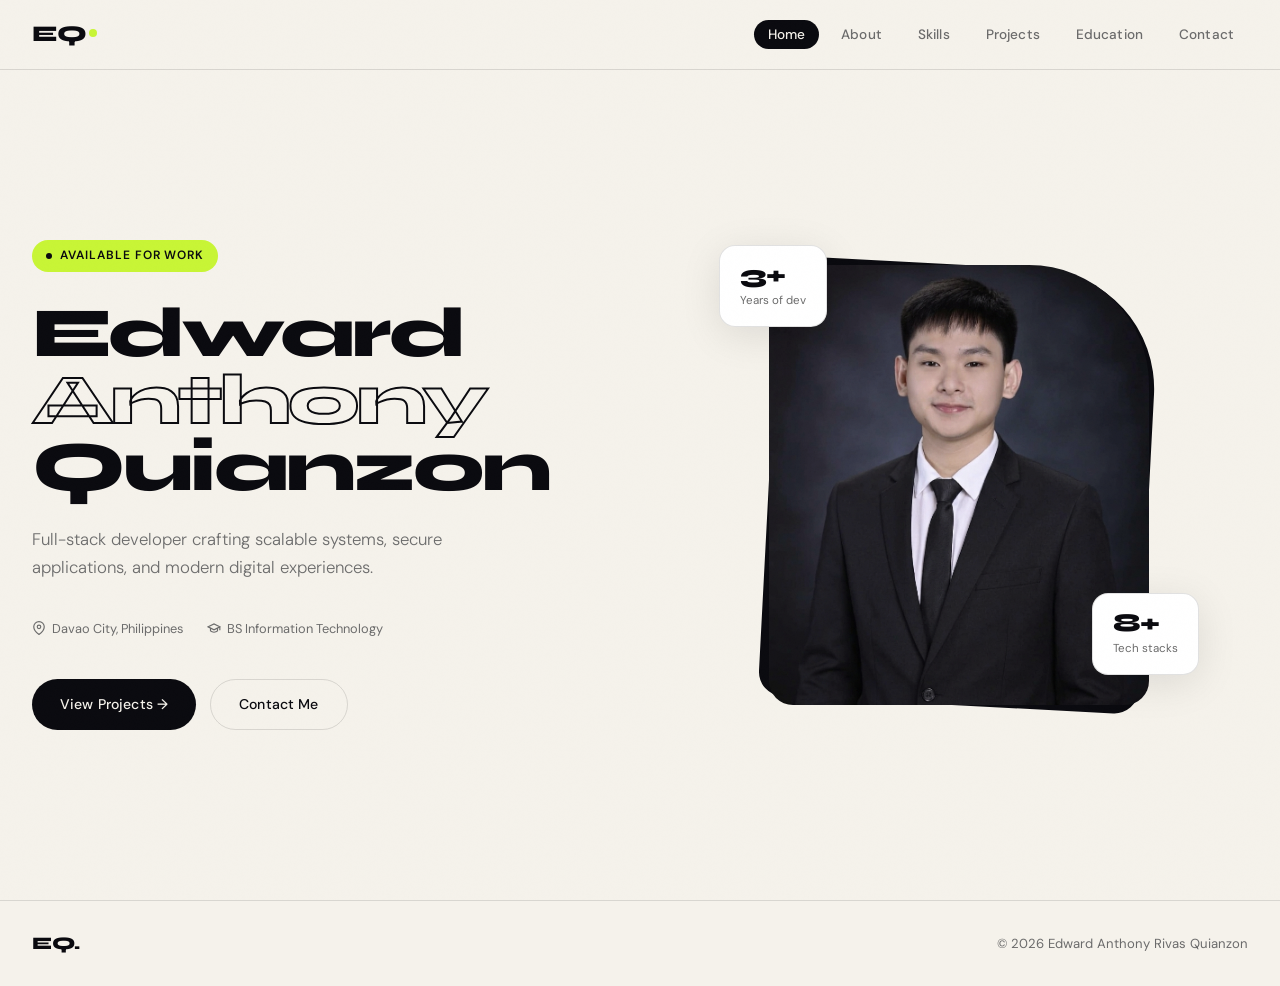
<file: index.html>
<!doctype html>
<html lang="en">
  <head>
    <meta charset="UTF-8" />
    <meta name="viewport" content="width=device-width, initial-scale=1.0" />
    <title>Edward Quianzon — Developer</title>
    <link
      href="https://fonts.googleapis.com/css2?family=Syne:wght@400;500;600;700;800&family=DM+Sans:ital,wght@0,300;0,400;0,500;1,300&display=swap"
      rel="stylesheet"
    />
    <link rel="stylesheet" href="style.css" />
  </head>
  <body>
    <script src="script.js"></script>

    <div class="page-wrap">
      <section class="hero-section fade-up">
        <!-- LEFT -->
        <div class="hero-left">
          <div class="hero-badge">Available for work</div>
          <h1 class="hero-name">
            Edward<br />
            <span class="outline">Anthony</span><br />
            Quianzon
          </h1>
          <p class="hero-tagline">
            Full-stack developer crafting scalable systems, secure applications,
            and modern digital experiences.
          </p>
          <div class="hero-meta">
            <div class="hero-meta-item">
              <svg
                width="14"
                height="14"
                viewBox="0 0 24 24"
                fill="none"
                stroke="currentColor"
                stroke-width="2"
              >
                <path d="M21 10c0 7-9 13-9 13s-9-6-9-13a9 9 0 0 1 18 0z" />
                <circle cx="12" cy="10" r="3" />
              </svg>
              Davao City, Philippines
            </div>
            <div class="hero-meta-item">
              <svg
                width="14"
                height="14"
                viewBox="0 0 24 24"
                fill="none"
                stroke="currentColor"
                stroke-width="2"
              >
                <path d="M22 10v6M2 10l10-5 10 5-10 5z" />
                <path d="M6 12v5c3 3 9 3 12 0v-5" />
              </svg>
              BS Information Technology
            </div>
          </div>
          <div class="hero-cta">
            <a href="projects.html" class="btn btn-primary">View Projects →</a>
            <a href="contact.html" class="btn btn-ghost">Contact Me</a>
          </div>
        </div>

        <!-- RIGHT -->
        <div class="hero-right">
          <div class="hero-img-wrap">
            <div class="hero-img-bg"></div>
            <img
              src="/images/image.png"
              alt="Edward Quianzon"
              class="profile-img"
            />

            <div class="hero-stat-card top-left">
              <div class="stat-num">3+</div>
              <div class="stat-label">Years of dev</div>
            </div>

            <div class="hero-stat-card bottom-right">
              <div class="stat-num">8+</div>
              <div class="stat-label">Tech stacks</div>
            </div>
          </div>
        </div>
      </section>

      <footer>
        <div class="footer-logo">EQ.</div>
        <span>&copy; 2026 Edward Anthony Rivas Quianzon</span>
      </footer>
    </div>
  </body>
</html>
</file>
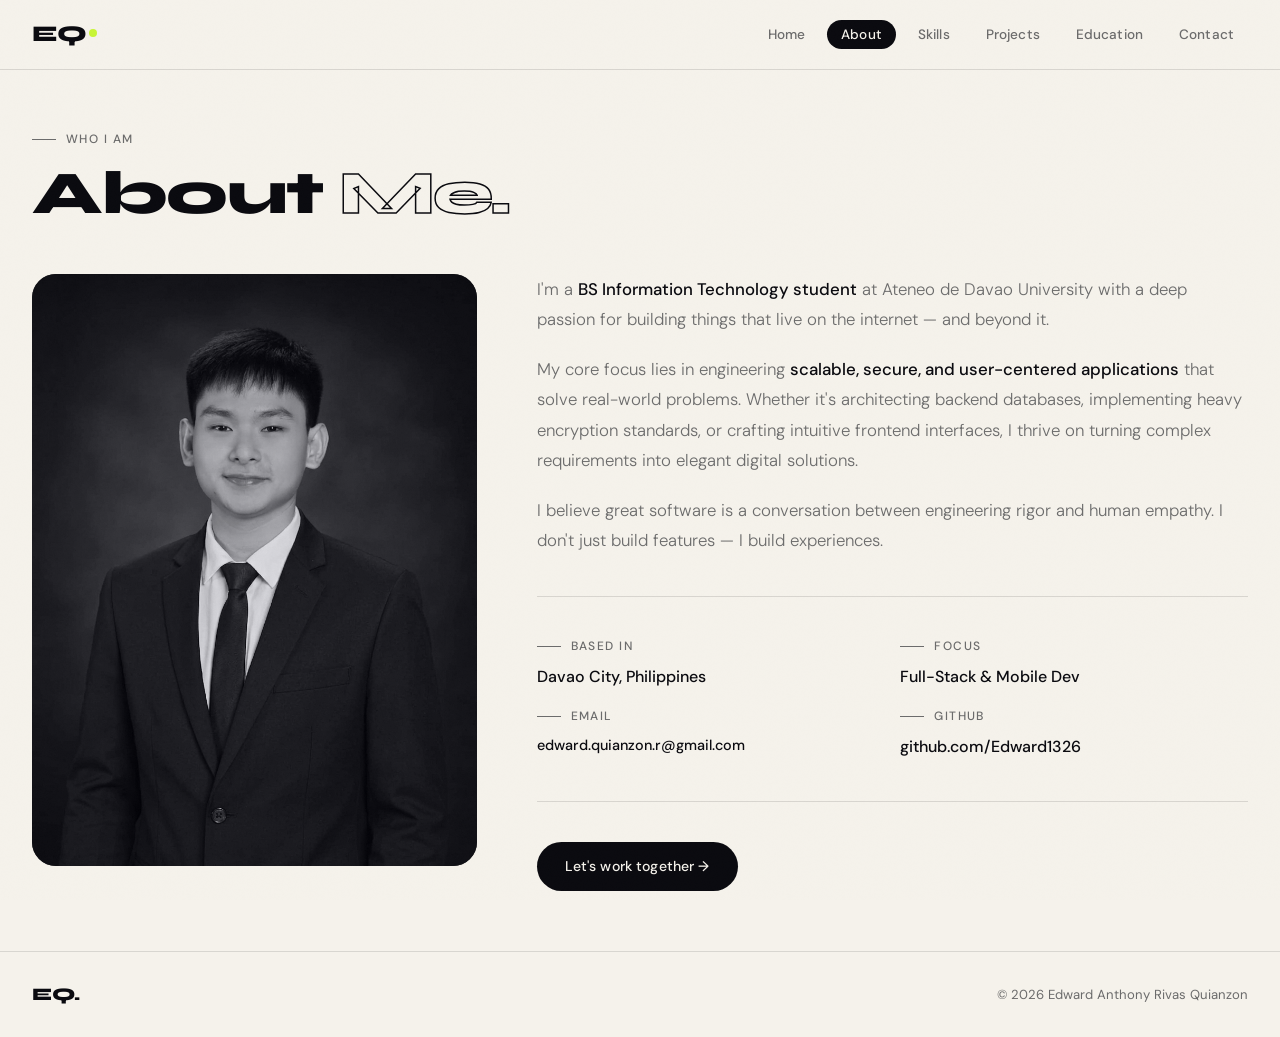
<file: about.html>
<!doctype html>
<html lang="en">
  <head>
    <meta charset="UTF-8" />
    <meta name="viewport" content="width=device-width, initial-scale=1.0" />
    <title>Edward Quianzon — About</title>
    <link
      href="https://fonts.googleapis.com/css2?family=Syne:wght@400;500;600;700;800&family=DM+Sans:ital,wght@0,300;0,400;0,500;1,300&display=swap"
      rel="stylesheet"
    />
    <link rel="stylesheet" href="style.css" />
  </head>
  <body>
    <script src="script.js"></script>

    <div class="page-wrap">
      <div class="container">
        <div class="section-eyebrow fade-up">Who I am</div>
        <h1 class="page-title fade-up">About <em>Me.</em></h1>

        <div class="about-grid fade-up">
          <!-- Left: Image -->
          <div class="about-img-col">
            <div class="about-img-frame">
              <img src="/images/image.png" alt="Edward Quianzon" />
            </div>
          </div>

          <!-- Right: Text -->
          <div class="about-content">
            <p class="about-text">
              I'm a <strong>BS Information Technology student</strong> at Ateneo
              de Davao University with a deep passion for building things that
              live on the internet — and beyond it.
            </p>
            <p class="about-text">
              My core focus lies in engineering
              <strong>scalable, secure, and user-centered applications</strong>
              that solve real-world problems. Whether it's architecting backend
              databases, implementing heavy encryption standards, or crafting
              intuitive frontend interfaces, I thrive on turning complex
              requirements into elegant digital solutions.
            </p>
            <p class="about-text">
              I believe great software is a conversation between engineering
              rigor and human empathy. I don't just build features — I build
              experiences.
            </p>

            <div class="divider"></div>

            <div class="grid" style="grid-template-columns: 1fr 1fr; gap: 16px">
              <div>
                <div class="section-eyebrow" style="margin-bottom: 8px">
                  Based in
                </div>
                <p style="font-weight: 500; color: var(--ink)">
                  Davao City, Philippines
                </p>
              </div>
              <div>
                <div class="section-eyebrow" style="margin-bottom: 8px">
                  Focus
                </div>
                <p style="font-weight: 500; color: var(--ink)">
                  Full-Stack & Mobile Dev
                </p>
              </div>
              <div>
                <div class="section-eyebrow" style="margin-bottom: 8px">
                  Email
                </div>
                <p
                  style="font-weight: 500; color: var(--ink); font-size: 0.9rem"
                >
                  edward.quianzon.r@gmail.com
                </p>
              </div>
              <div>
                <div class="section-eyebrow" style="margin-bottom: 8px">
                  GitHub
                </div>
                <p style="font-weight: 500; color: var(--ink)">
                  github.com/Edward1326
                </p>
              </div>
            </div>

            <div class="divider"></div>

            <a href="contact.html" class="btn btn-primary"
              >Let's work together →</a
            >
          </div>
        </div>
      </div>

      <footer>
        <div class="footer-logo">EQ.</div>
        <span>&copy; 2026 Edward Anthony Rivas Quianzon</span>
      </footer>
    </div>
  </body>
</html>
</file>
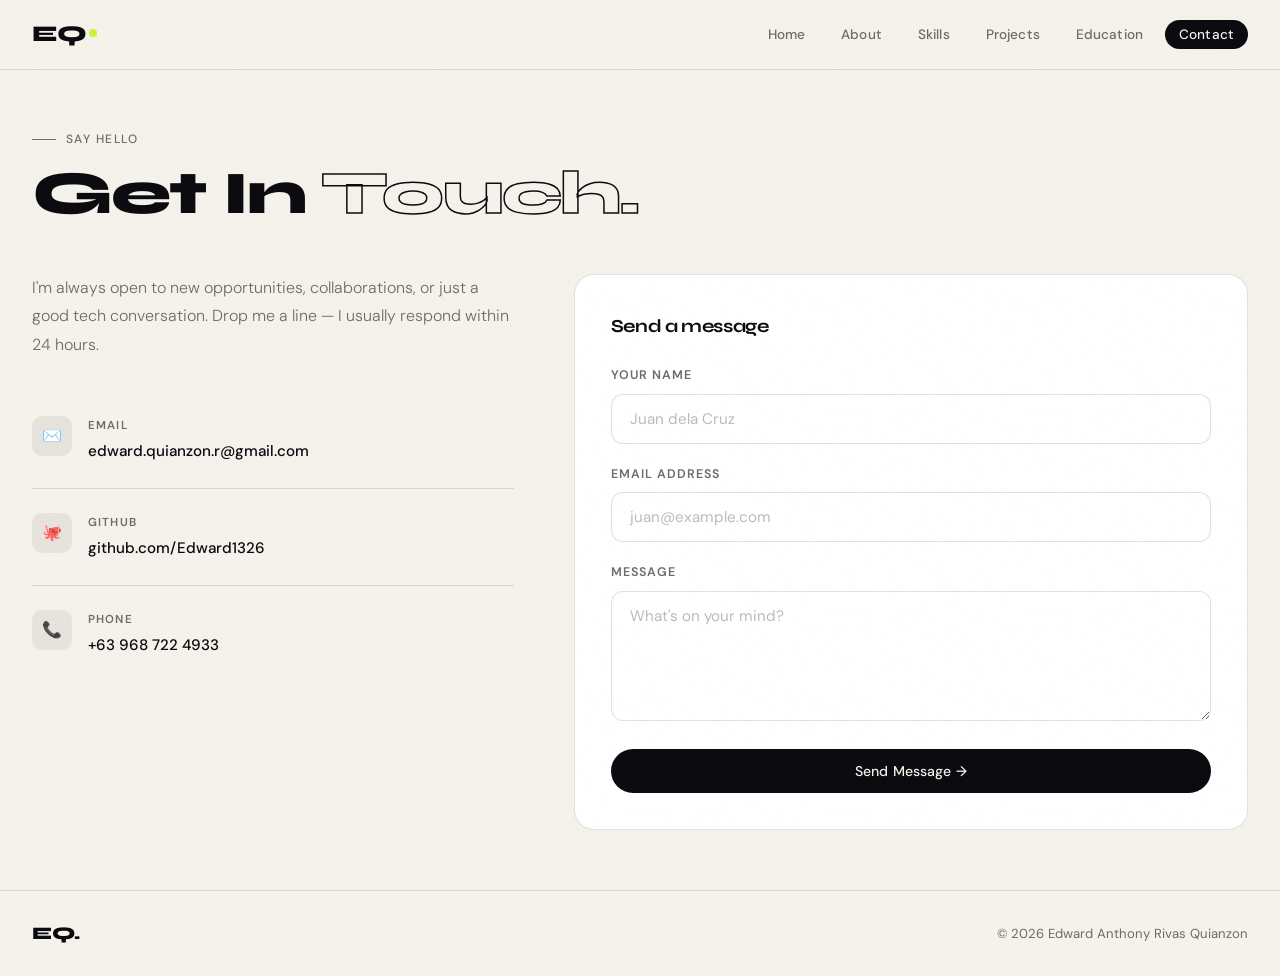
<file: contact.html>
<!doctype html>
<html lang="en">
  <head>
    <meta charset="UTF-8" />
    <meta name="viewport" content="width=device-width, initial-scale=1.0" />
    <title>Edward Quianzon — Contact</title>
    <link
      href="https://fonts.googleapis.com/css2?family=Syne:wght@400;500;600;700;800&family=DM+Sans:ital,wght@0,300;0,400;0,500;1,300&display=swap"
      rel="stylesheet"
    />
    <link rel="stylesheet" href="style.css" />
  </head>
  <body>
    <script src="script.js"></script>

    <div class="page-wrap">
      <div class="container">
        <div class="section-eyebrow fade-up">Say hello</div>
        <h1 class="page-title fade-up">Get In <em>Touch.</em></h1>

        <div class="contact-grid fade-up">
          <!-- Info -->
          <div>
            <p
              style="
                font-size: 1rem;
                color: var(--muted);
                margin-bottom: 32px;
                line-height: 1.8;
                font-weight: 300;
              "
            >
              I'm always open to new opportunities, collaborations, or just a
              good tech conversation. Drop me a line — I usually respond within
              24 hours.
            </p>

            <div class="contact-info-item">
              <div class="contact-icon">✉️</div>
              <div>
                <div class="contact-info-label">Email</div>
                <div class="contact-info-value">
                  <a href="mailto:edward.quianzon.r@gmail.com"
                    >edward.quianzon.r@gmail.com</a
                  >
                </div>
              </div>
            </div>

            <div class="contact-info-item">
              <div class="contact-icon">🐙</div>
              <div>
                <div class="contact-info-label">GitHub</div>
                <div class="contact-info-value">
                  <a href="https://github.com/Edward1326" target="_blank"
                    >github.com/Edward1326</a
                  >
                </div>
              </div>
            </div>

            <div class="contact-info-item">
              <div class="contact-icon">📞</div>
              <div>
                <div class="contact-info-label">Phone</div>
                <div class="contact-info-value">+63 968 722 4933</div>
              </div>
            </div>
          </div>

          <!-- Form -->
          <div class="card" style="padding: 36px">
            <h3 style="margin-bottom: 24px; font-size: 1.15rem">
              Send a message
            </h3>
            <div class="form-group">
              <label class="form-label">Your Name</label>
              <input type="text" placeholder="Juan dela Cruz" />
            </div>
            <div class="form-group">
              <label class="form-label">Email Address</label>
              <input type="email" placeholder="juan@example.com" />
            </div>
            <div class="form-group">
              <label class="form-label">Message</label>
              <textarea rows="5" placeholder="What's on your mind?"></textarea>
            </div>
            <button
              class="btn btn-primary"
              style="width: 100%; justify-content: center"
            >
              Send Message →
            </button>
          </div>
        </div>
      </div>

      <footer>
        <div class="footer-logo">EQ.</div>
        <span>&copy; 2026 Edward Anthony Rivas Quianzon</span>
      </footer>
    </div>
  </body>
</html>
</file>
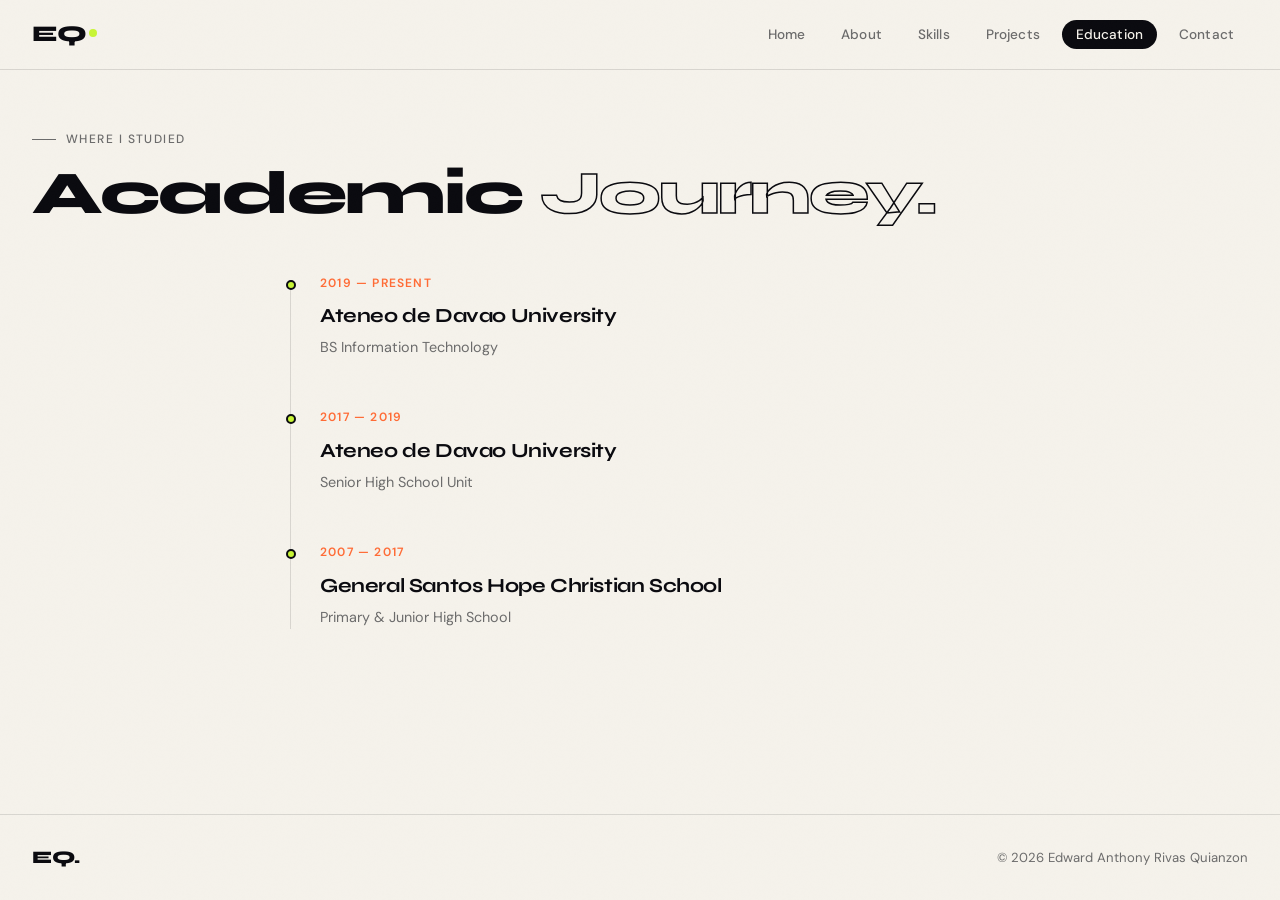
<file: education.html>
<!doctype html>
<html lang="en">
  <head>
    <meta charset="UTF-8" />
    <meta name="viewport" content="width=device-width, initial-scale=1.0" />
    <title>Edward Quianzon — Education</title>
    <link
      href="https://fonts.googleapis.com/css2?family=Syne:wght@400;500;600;700;800&family=DM+Sans:ital,wght@0,300;0,400;0,500;1,300&display=swap"
      rel="stylesheet"
    />
    <link rel="stylesheet" href="style.css" />
  </head>
  <body>
    <script src="script.js"></script>

    <div class="page-wrap">
      <div class="container">
        <div class="section-eyebrow fade-up">Where I studied</div>
        <h1 class="page-title fade-up">Academic <em>Journey.</em></h1>

        <div style="max-width: 700px; margin: 0 auto" class="fade-up">
          <div class="timeline">
            <div class="timeline-item">
              <div class="timeline-year">2019 — Present</div>
              <div class="timeline-school">Ateneo de Davao University</div>
              <div class="timeline-degree">BS Information Technology</div>
            </div>

            <div class="timeline-item">
              <div class="timeline-year">2017 — 2019</div>
              <div class="timeline-school">Ateneo de Davao University</div>
              <div class="timeline-degree">Senior High School Unit</div>
            </div>

            <div class="timeline-item">
              <div class="timeline-year">2007 — 2017</div>
              <div class="timeline-school">
                General Santos Hope Christian School
              </div>
              <div class="timeline-degree">Primary & Junior High School</div>
            </div>
          </div>
        </div>
      </div>

      <footer>
        <div class="footer-logo">EQ.</div>
        <span>&copy; 2026 Edward Anthony Rivas Quianzon</span>
      </footer>
    </div>
  </body>
</html>
</file>
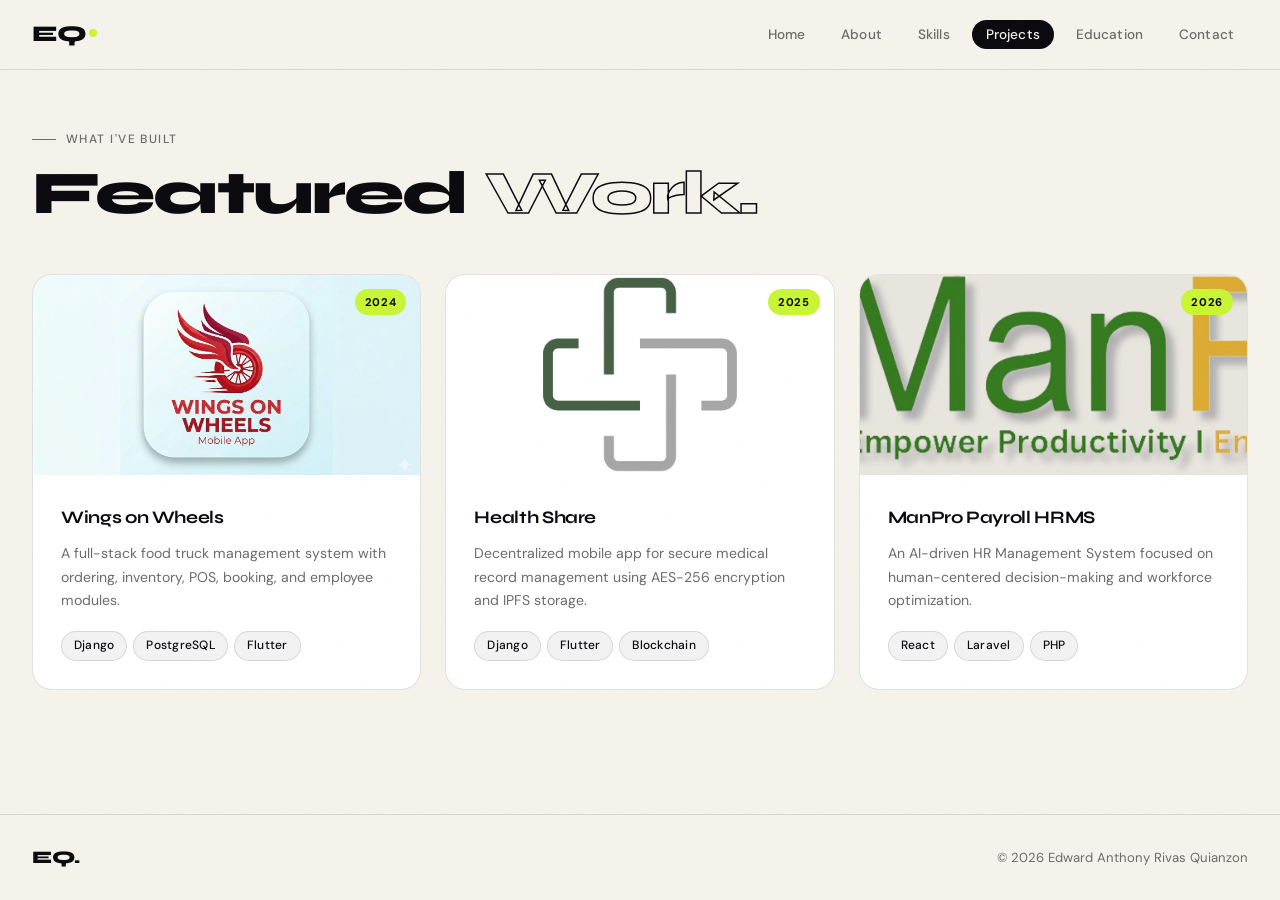
<file: projects.html>
<!doctype html>
<html lang="en">
  <head>
    <meta charset="UTF-8" />
    <meta name="viewport" content="width=device-width, initial-scale=1.0" />
    <title>Edward Quianzon — Projects</title>
    <link
      href="https://fonts.googleapis.com/css2?family=Syne:wght@400;500;600;700;800&family=DM+Sans:ital,wght@0,300;0,400;0,500;1,300&display=swap"
      rel="stylesheet"
    />
    <link rel="stylesheet" href="style.css" />
  </head>
  <body>
    <script src="script.js"></script>

    <div class="page-wrap">
      <div class="container">
        <div class="section-eyebrow fade-up">What I've built</div>
        <h1 class="page-title fade-up">Featured <em>Work.</em></h1>

        <div class="grid fade-up">
          <div class="project-card">
            <div class="project-img-wrap">
              <img src="/images/wings.png" alt="Wings on Wheels" />
              <span class="project-year">2024</span>
            </div>
            <div class="project-body">
              <h3>Wings on Wheels</h3>
              <p>
                A full-stack food truck management system with ordering,
                inventory, POS, booking, and employee modules.
              </p>
              <div class="tech-pills">
                <span class="tech-pill">Django</span>
                <span class="tech-pill">PostgreSQL</span>
                <span class="tech-pill">Flutter</span>
              </div>
            </div>
          </div>

          <div class="project-card">
            <div class="project-img-wrap">
              <img src="/images/health.png" alt="Health Share" />
              <span class="project-year">2025</span>
            </div>
            <div class="project-body">
              <h3>Health Share</h3>
              <p>
                Decentralized mobile app for secure medical record management
                using AES-256 encryption and IPFS storage.
              </p>
              <div class="tech-pills">
                <span class="tech-pill">Django</span>
                <span class="tech-pill">Flutter</span>
                <span class="tech-pill">Blockchain</span>
              </div>
            </div>
          </div>

          <div class="project-card">
            <div class="project-img-wrap">
              <img src="/images/ManPro.png" alt="ManPro Payroll" />
              <span class="project-year">2026</span>
            </div>
            <div class="project-body">
              <h3>ManPro Payroll HRMS</h3>
              <p>
                An AI-driven HR Management System focused on human-centered
                decision-making and workforce optimization.
              </p>
              <div class="tech-pills">
                <span class="tech-pill">React</span>
                <span class="tech-pill">Laravel</span>
                <span class="tech-pill">PHP</span>
              </div>
            </div>
          </div>
        </div>
      </div>

      <footer>
        <div class="footer-logo">EQ.</div>
        <span>&copy; 2026 Edward Anthony Rivas Quianzon</span>
      </footer>
    </div>
  </body>
</html>
</file>
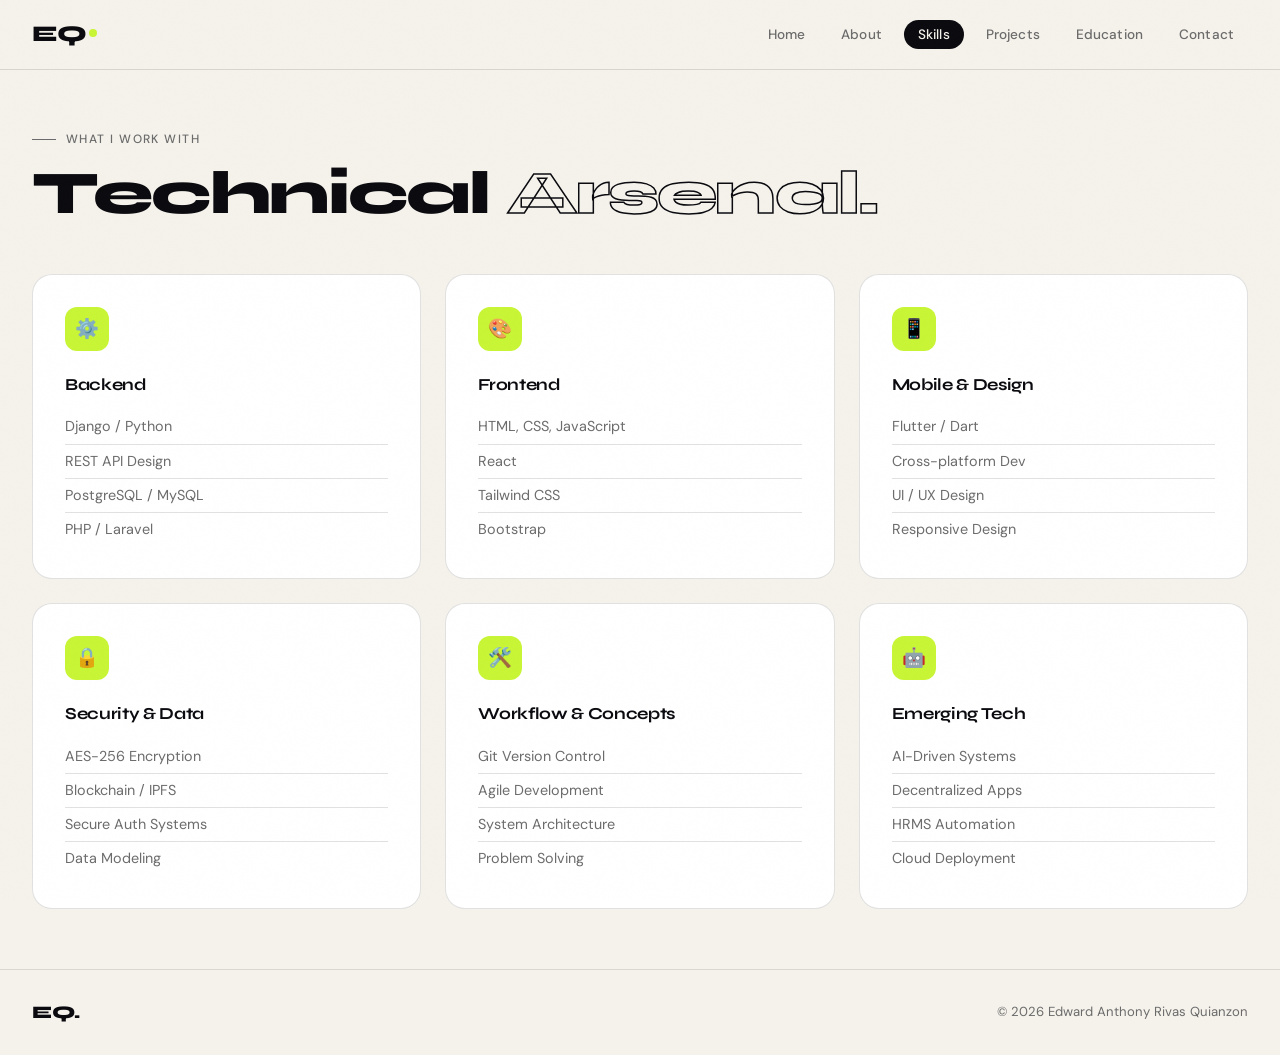
<file: skills.html>
<!doctype html>
<html lang="en">
  <head>
    <meta charset="UTF-8" />
    <meta name="viewport" content="width=device-width, initial-scale=1.0" />
    <title>Edward Quianzon — Skills</title>
    <link
      href="https://fonts.googleapis.com/css2?family=Syne:wght@400;500;600;700;800&family=DM+Sans:ital,wght@0,300;0,400;0,500;1,300&display=swap"
      rel="stylesheet"
    />
    <link rel="stylesheet" href="style.css" />
  </head>
  <body>
    <script src="script.js"></script>

    <div class="page-wrap">
      <div class="container">
        <div class="section-eyebrow fade-up">What I work with</div>
        <h1 class="page-title fade-up">Technical <em>Arsenal.</em></h1>

        <div class="grid fade-up">
          <div class="card">
            <div class="card-icon">⚙️</div>
            <h3>Backend</h3>
            <ul class="card-list">
              <li>Django / Python</li>
              <li>REST API Design</li>
              <li>PostgreSQL / MySQL</li>
              <li>PHP / Laravel</li>
            </ul>
          </div>

          <div class="card">
            <div class="card-icon">🎨</div>
            <h3>Frontend</h3>
            <ul class="card-list">
              <li>HTML, CSS, JavaScript</li>
              <li>React</li>
              <li>Tailwind CSS</li>
              <li>Bootstrap</li>
            </ul>
          </div>

          <div class="card">
            <div class="card-icon">📱</div>
            <h3>Mobile & Design</h3>
            <ul class="card-list">
              <li>Flutter / Dart</li>
              <li>Cross-platform Dev</li>
              <li>UI / UX Design</li>
              <li>Responsive Design</li>
            </ul>
          </div>

          <div class="card">
            <div class="card-icon">🔒</div>
            <h3>Security & Data</h3>
            <ul class="card-list">
              <li>AES-256 Encryption</li>
              <li>Blockchain / IPFS</li>
              <li>Secure Auth Systems</li>
              <li>Data Modeling</li>
            </ul>
          </div>

          <div class="card">
            <div class="card-icon">🛠️</div>
            <h3>Workflow & Concepts</h3>
            <ul class="card-list">
              <li>Git Version Control</li>
              <li>Agile Development</li>
              <li>System Architecture</li>
              <li>Problem Solving</li>
            </ul>
          </div>

          <div class="card">
            <div class="card-icon">🤖</div>
            <h3>Emerging Tech</h3>
            <ul class="card-list">
              <li>AI-Driven Systems</li>
              <li>Decentralized Apps</li>
              <li>HRMS Automation</li>
              <li>Cloud Deployment</li>
            </ul>
          </div>
        </div>
      </div>

      <footer>
        <div class="footer-logo">EQ.</div>
        <span>&copy; 2026 Edward Anthony Rivas Quianzon</span>
      </footer>
    </div>
  </body>
</html>
</file>
<file: style.css>
@import url("https://fonts.googleapis.com/css2?family=Syne:wght@400;500;600;700;800&family=DM+Sans:ital,wght@0,300;0,400;0,500;1,300&display=swap");

:root {
  --ink: #0a0a0f;
  --paper: #f5f2eb;
  --accent: #c8f535;
  --accent-warm: #ff6b35;
  --accent-cool: #3b82f6;
  --muted: #6b6b6b;
  --border: rgba(10, 10, 15, 0.12);
  --card-bg: #ffffff;
  --nav-h: 70px;
  --ease: cubic-bezier(0.16, 1, 0.3, 1);
}

*,
*::before,
*::after {
  margin: 0;
  padding: 0;
  box-sizing: border-box;
}

html {
  scroll-behavior: smooth;
}

body {
  font-family: "DM Sans", sans-serif;
  background-color: var(--paper);
  color: var(--ink);
  line-height: 1.65;
  min-height: 100vh;
  display: flex;
  flex-direction: column;
  overflow-x: hidden;
}

/* Grain overlay */
body::before {
  content: "";
  position: fixed;
  inset: 0;
  background-image: url("data:image/svg+xml,%3Csvg viewBox='0 0 200 200' xmlns='http://www.w3.org/2000/svg'%3E%3Cfilter id='n'%3E%3CfeTurbulence type='fractalNoise' baseFrequency='0.85' numOctaves='4' stitchTiles='stitch'/%3E%3C/filter%3E%3Crect width='100%25' height='100%25' filter='url(%23n)' opacity='0.04'/%3E%3C/svg%3E");
  background-size: 200px 200px;
  pointer-events: none;
  z-index: 9999;
  opacity: 0.4;
}

/* ── NAV ── */
nav {
  position: fixed;
  top: 0;
  left: 0;
  right: 0;
  height: var(--nav-h);
  background: rgba(245, 242, 235, 0.88);
  backdrop-filter: blur(20px);
  -webkit-backdrop-filter: blur(20px);
  border-bottom: 1px solid var(--border);
  z-index: 1000;
  display: flex;
  align-items: center;
}

.nav-inner {
  max-width: 1280px;
  margin: 0 auto;
  padding: 0 32px;
  width: 100%;
  display: flex;
  justify-content: space-between;
  align-items: center;
}

.logo {
  font-family: "Syne", sans-serif;
  font-weight: 800;
  font-size: 1.4rem;
  letter-spacing: -0.04em;
  color: var(--ink);
  text-decoration: none;
}

.logo span {
  display: inline-block;
  width: 8px;
  height: 8px;
  background: var(--accent);
  border-radius: 50%;
  margin-left: 3px;
  vertical-align: middle;
  position: relative;
  top: -2px;
}

.nav-links {
  list-style: none;
  display: flex;
  gap: 8px;
  align-items: center;
}

.nav-links a {
  font-family: "DM Sans", sans-serif;
  font-size: 0.85rem;
  font-weight: 500;
  color: var(--muted);
  text-decoration: none;
  padding: 6px 14px;
  border-radius: 100px;
  transition: all 0.2s var(--ease);
  letter-spacing: 0.01em;
}

.nav-links a:hover {
  color: var(--ink);
  background: rgba(10, 10, 15, 0.06);
}

.nav-links a.active {
  background: var(--ink);
  color: var(--paper);
}

/* ── LAYOUT ── */
.page-wrap {
  padding-top: var(--nav-h);
  flex: 1;
  display: flex;
  flex-direction: column;
}

.container {
  max-width: 1280px;
  margin: 0 auto;
  padding: 60px 32px;
  width: 100%;
  flex: 1;
}

/* ── SECTION HEADER ── */
.section-eyebrow {
  font-family: "DM Sans", sans-serif;
  font-size: 0.75rem;
  font-weight: 500;
  letter-spacing: 0.12em;
  text-transform: uppercase;
  color: var(--muted);
  margin-bottom: 12px;
  display: flex;
  align-items: center;
  gap: 10px;
}
.section-eyebrow::before {
  content: "";
  display: block;
  width: 24px;
  height: 1px;
  background: var(--muted);
}

.page-title {
  font-family: "Syne", sans-serif;
  font-weight: 800;
  font-size: clamp(2.4rem, 5vw, 3.8rem);
  letter-spacing: -0.03em;
  line-height: 1.05;
  color: var(--ink);
  margin-bottom: 48px;
}

.page-title em {
  font-style: normal;
  color: transparent;
  -webkit-text-stroke: 1.5px var(--ink);
}

/* ── HERO ── */
.hero-section {
  min-height: calc(100vh - var(--nav-h));
  display: grid;
  grid-template-columns: 1fr 1fr;
  gap: 60px;
  align-items: center;
  padding: 60px 32px;
  max-width: 1280px;
  margin: 0 auto;
  width: 100%;
}

.hero-left {
}

.hero-badge {
  display: inline-flex;
  align-items: center;
  gap: 8px;
  background: var(--accent);
  color: var(--ink);
  font-size: 0.75rem;
  font-weight: 600;
  letter-spacing: 0.08em;
  text-transform: uppercase;
  padding: 6px 14px;
  border-radius: 100px;
  margin-bottom: 28px;
}
.hero-badge::before {
  content: "";
  width: 6px;
  height: 6px;
  background: var(--ink);
  border-radius: 50%;
  animation: pulse 2s infinite;
}
@keyframes pulse {
  0%,
  100% {
    opacity: 1;
    transform: scale(1);
  }
  50% {
    opacity: 0.4;
    transform: scale(0.85);
  }
}

.hero-name {
  font-family: "Syne", sans-serif;
  font-weight: 800;
  font-size: clamp(2.8rem, 5.5vw, 5.2rem);
  letter-spacing: -0.04em;
  line-height: 0.95;
  color: var(--ink);
  margin-bottom: 24px;
}

.hero-name .outline {
  color: transparent;
  -webkit-text-stroke: 2px var(--ink);
}

.hero-tagline {
  font-size: 1.05rem;
  color: var(--muted);
  max-width: 480px;
  margin-bottom: 36px;
  font-weight: 300;
  line-height: 1.7;
}

.hero-meta {
  display: flex;
  gap: 24px;
  margin-bottom: 40px;
}
.hero-meta-item {
  font-size: 0.8rem;
  color: var(--muted);
  display: flex;
  align-items: center;
  gap: 6px;
}
.hero-meta-item svg {
  flex-shrink: 0;
}

.hero-cta {
  display: flex;
  gap: 14px;
  flex-wrap: wrap;
}

.hero-right {
  position: relative;
  display: flex;
  align-items: center;
  justify-content: center;
}

.hero-img-wrap {
  position: relative;
  width: 380px;
  height: 440px;
}

.hero-img-bg {
  position: absolute;
  inset: 0;
  background: var(--ink);
  border-radius: 24px 120px 24px 24px;
  transform: rotate(3deg);
}

.profile-img {
  position: absolute;
  inset: 0;
  width: 100%;
  height: 100%;
  object-fit: cover;
  border-radius: 24px 120px 24px 24px;
  filter: grayscale(15%);
}

.hero-stat-card {
  position: absolute;
  background: var(--card-bg);
  border: 1px solid var(--border);
  border-radius: 16px;
  padding: 16px 20px;
  box-shadow: 0 8px 40px rgba(0, 0, 0, 0.1);
}

.hero-stat-card.top-left {
  top: -20px;
  left: -50px;
}
.hero-stat-card.bottom-right {
  bottom: 30px;
  right: -50px;
}

.stat-num {
  font-family: "Syne", sans-serif;
  font-size: 1.6rem;
  font-weight: 800;
  letter-spacing: -0.04em;
  line-height: 1;
  color: var(--ink);
}

.stat-label {
  font-size: 0.72rem;
  color: var(--muted);
  font-weight: 400;
  margin-top: 3px;
}

/* ── BUTTONS ── */
.btn {
  font-family: "DM Sans", sans-serif;
  font-size: 0.88rem;
  font-weight: 500;
  padding: 13px 28px;
  border-radius: 100px;
  text-decoration: none;
  cursor: pointer;
  border: none;
  display: inline-flex;
  align-items: center;
  gap: 8px;
  transition: all 0.2s var(--ease);
  letter-spacing: 0.01em;
}

.btn-primary {
  background: var(--ink);
  color: var(--paper);
}
.btn-primary:hover {
  background: #1a1a2e;
  transform: translateY(-2px);
  box-shadow: 0 8px 24px rgba(10, 10, 15, 0.2);
}

.btn-accent {
  background: var(--accent);
  color: var(--ink);
}
.btn-accent:hover {
  transform: translateY(-2px);
  box-shadow: 0 8px 24px rgba(200, 245, 53, 0.4);
}

.btn-ghost {
  background: transparent;
  color: var(--ink);
  border: 1px solid var(--border);
}
.btn-ghost:hover {
  border-color: var(--ink);
  background: rgba(10, 10, 15, 0.04);
  transform: translateY(-2px);
}

/* ── CARDS ── */
.grid {
  display: grid;
  grid-template-columns: repeat(auto-fit, minmax(300px, 1fr));
  gap: 24px;
}

.card {
  background: var(--card-bg);
  border: 1px solid var(--border);
  border-radius: 20px;
  padding: 32px;
  transition: all 0.3s var(--ease);
  position: relative;
  overflow: hidden;
}

.card::before {
  content: "";
  position: absolute;
  top: 0;
  left: 0;
  right: 0;
  height: 3px;
  background: linear-gradient(90deg, var(--accent), var(--accent-warm));
  opacity: 0;
  transition: opacity 0.3s var(--ease);
}

.card:hover {
  transform: translateY(-6px);
  box-shadow: 0 20px 60px rgba(10, 10, 15, 0.12);
}

.card:hover::before {
  opacity: 1;
}

.card-icon {
  width: 44px;
  height: 44px;
  background: var(--accent);
  border-radius: 12px;
  display: flex;
  align-items: center;
  justify-content: center;
  margin-bottom: 20px;
  font-size: 1.2rem;
}

.card h3 {
  font-family: "Syne", sans-serif;
  font-size: 1.05rem;
  font-weight: 700;
  letter-spacing: -0.02em;
  margin-bottom: 12px;
  color: var(--ink);
}

.card p,
.card-list {
  font-size: 0.9rem;
  color: var(--muted);
  line-height: 1.75;
  list-style: none;
}
.card-list li {
  padding: 4px 0;
  border-bottom: 1px solid var(--border);
}
.card-list li:last-child {
  border-bottom: none;
}

/* Project cards */
.project-card {
  background: var(--card-bg);
  border: 1px solid var(--border);
  border-radius: 20px;
  overflow: hidden;
  transition: all 0.3s var(--ease);
}

.project-card:hover {
  transform: translateY(-6px);
  box-shadow: 0 20px 60px rgba(10, 10, 15, 0.12);
}

.project-img-wrap {
  position: relative;
  height: 200px;
  overflow: hidden;
  background: #e8e5de;
}

.project-img-wrap img {
  width: 100%;
  height: 100%;
  object-fit: cover;
  transition: transform 0.5s var(--ease);
  filter: grayscale(20%);
}
.project-card:hover .project-img-wrap img {
  transform: scale(1.05);
}

.project-year {
  position: absolute;
  top: 14px;
  right: 14px;
  background: var(--accent);
  color: var(--ink);
  font-size: 0.7rem;
  font-weight: 700;
  padding: 4px 10px;
  border-radius: 100px;
  letter-spacing: 0.06em;
}

.project-body {
  padding: 28px;
}

.project-body h3 {
  font-family: "Syne", sans-serif;
  font-size: 1.1rem;
  font-weight: 700;
  letter-spacing: -0.02em;
  margin-bottom: 10px;
  color: var(--ink);
}

.project-body p {
  font-size: 0.88rem;
  color: var(--muted);
  margin-bottom: 18px;
  line-height: 1.7;
}

.tech-pills {
  display: flex;
  flex-wrap: wrap;
  gap: 6px;
}

.tech-pill {
  background: rgba(10, 10, 15, 0.05);
  color: var(--ink);
  border: 1px solid var(--border);
  padding: 4px 12px;
  border-radius: 100px;
  font-size: 0.75rem;
  font-weight: 500;
  letter-spacing: 0.02em;
}

/* ── ABOUT PAGE ── */
.about-grid {
  display: grid;
  grid-template-columns: 1fr 1.6fr;
  gap: 60px;
  align-items: start;
}

.about-img-col {
  position: sticky;
  top: 100px;
}

.about-img-frame {
  background: var(--ink);
  border-radius: 24px;
  overflow: hidden;
  aspect-ratio: 3/4;
}

.about-img-frame img {
  width: 100%;
  height: 100%;
  object-fit: cover;
  opacity: 0.9;
  mix-blend-mode: luminosity;
}

.about-content {
}

.about-text {
  font-size: 1.05rem;
  color: var(--muted);
  line-height: 1.8;
  margin-bottom: 20px;
  font-weight: 300;
}

.about-text strong {
  color: var(--ink);
  font-weight: 500;
}

.divider {
  height: 1px;
  background: var(--border);
  margin: 40px 0;
}

/* ── EDUCATION ── */
.timeline {
  position: relative;
  padding-left: 30px;
}

.timeline::before {
  content: "";
  position: absolute;
  left: 0;
  top: 8px;
  bottom: 0;
  width: 1px;
  background: var(--border);
}

.timeline-item {
  position: relative;
  margin-bottom: 48px;
}

.timeline-item::before {
  content: "";
  position: absolute;
  left: -34px;
  top: 6px;
  width: 10px;
  height: 10px;
  background: var(--accent);
  border: 2px solid var(--ink);
  border-radius: 50%;
}

.timeline-year {
  font-size: 0.75rem;
  font-weight: 600;
  letter-spacing: 0.1em;
  text-transform: uppercase;
  color: var(--accent-warm);
  margin-bottom: 6px;
}

.timeline-school {
  font-family: "Syne", sans-serif;
  font-size: 1.25rem;
  font-weight: 700;
  letter-spacing: -0.02em;
  margin-bottom: 4px;
  color: var(--ink);
}

.timeline-degree {
  font-size: 0.9rem;
  color: var(--muted);
}

/* ── CONTACT ── */
.contact-grid {
  display: grid;
  grid-template-columns: 1fr 1.4fr;
  gap: 60px;
  align-items: start;
}

.contact-info-item {
  display: flex;
  align-items: flex-start;
  gap: 16px;
  padding: 24px 0;
  border-bottom: 1px solid var(--border);
}

.contact-info-item:last-child {
  border-bottom: none;
}

.contact-icon {
  width: 40px;
  height: 40px;
  background: rgba(10, 10, 15, 0.06);
  border-radius: 10px;
  display: flex;
  align-items: center;
  justify-content: center;
  flex-shrink: 0;
  font-size: 1rem;
}

.contact-info-label {
  font-size: 0.72rem;
  font-weight: 600;
  letter-spacing: 0.1em;
  text-transform: uppercase;
  color: var(--muted);
  margin-bottom: 4px;
}

.contact-info-value {
  font-size: 0.95rem;
  color: var(--ink);
  font-weight: 500;
}

.contact-info-value a {
  color: inherit;
  text-decoration: none;
}
.contact-info-value a:hover {
  text-decoration: underline;
}

/* Form */
.form-group {
  margin-bottom: 20px;
}

.form-label {
  display: block;
  font-size: 0.78rem;
  font-weight: 600;
  letter-spacing: 0.08em;
  text-transform: uppercase;
  color: var(--muted);
  margin-bottom: 8px;
}

input[type="text"],
input[type="email"],
textarea {
  width: 100%;
  padding: 14px 18px;
  background: var(--card-bg);
  border: 1px solid var(--border);
  border-radius: 12px;
  color: var(--ink);
  font-family: "DM Sans", sans-serif;
  font-size: 0.95rem;
  transition: border-color 0.2s;
  resize: vertical;
}

input[type="text"]:focus,
input[type="email"]:focus,
textarea:focus {
  outline: none;
  border-color: var(--ink);
  box-shadow: 0 0 0 3px rgba(10, 10, 15, 0.06);
}

input::placeholder,
textarea::placeholder {
  color: #bbb;
}

/* ── FOOTER ── */
footer {
  border-top: 1px solid var(--border);
  padding: 28px 32px;
  display: flex;
  justify-content: space-between;
  align-items: center;
  max-width: 1280px;
  margin: 0 auto;
  width: 100%;
  font-size: 0.82rem;
  color: var(--muted);
}

footer .footer-logo {
  font-family: "Syne", sans-serif;
  font-weight: 800;
  font-size: 1.1rem;
  color: var(--ink);
}

/* ── ANIMATIONS ── */
.fade-up {
  animation: fadeUp 0.7s var(--ease) both;
}
.fade-up:nth-child(1) {
  animation-delay: 0.05s;
}
.fade-up:nth-child(2) {
  animation-delay: 0.12s;
}
.fade-up:nth-child(3) {
  animation-delay: 0.19s;
}
.fade-up:nth-child(4) {
  animation-delay: 0.26s;
}

@keyframes fadeUp {
  from {
    opacity: 0;
    transform: translateY(28px);
  }
  to {
    opacity: 1;
    transform: translateY(0);
  }
}

/* ── RESPONSIVE ── */
@media (max-width: 860px) {
  .hero-section {
    grid-template-columns: 1fr;
    text-align: center;
    padding: 40px 20px;
  }
  .hero-right {
    display: none;
  }
  .hero-meta {
    justify-content: center;
  }
  .hero-cta {
    justify-content: center;
  }
  .about-grid,
  .contact-grid {
    grid-template-columns: 1fr;
  }
  .about-img-col {
    display: none;
  }
  .nav-links {
    gap: 2px;
  }
  .nav-links a {
    padding: 6px 10px;
    font-size: 0.8rem;
  }
  .container {
    padding: 40px 20px;
  }
  footer {
    flex-direction: column;
    gap: 10px;
    text-align: center;
  }
}
</file>
